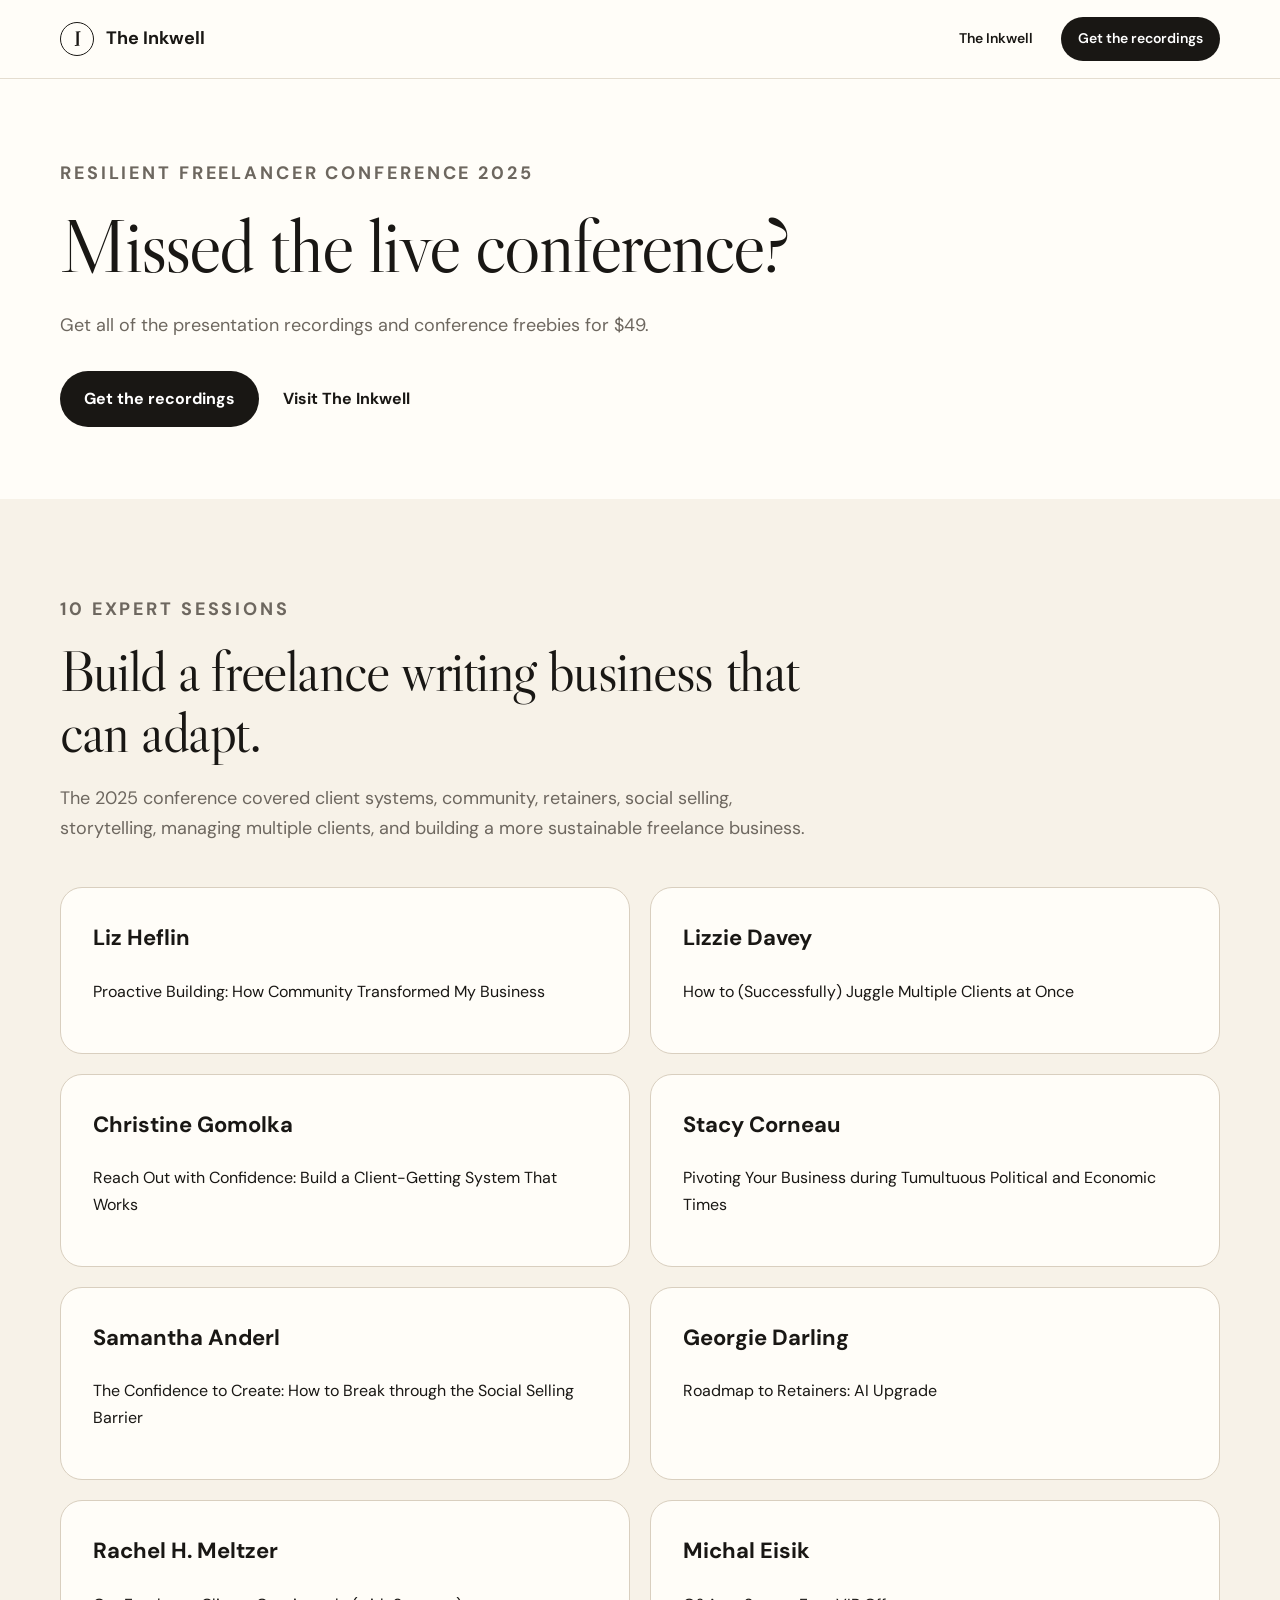
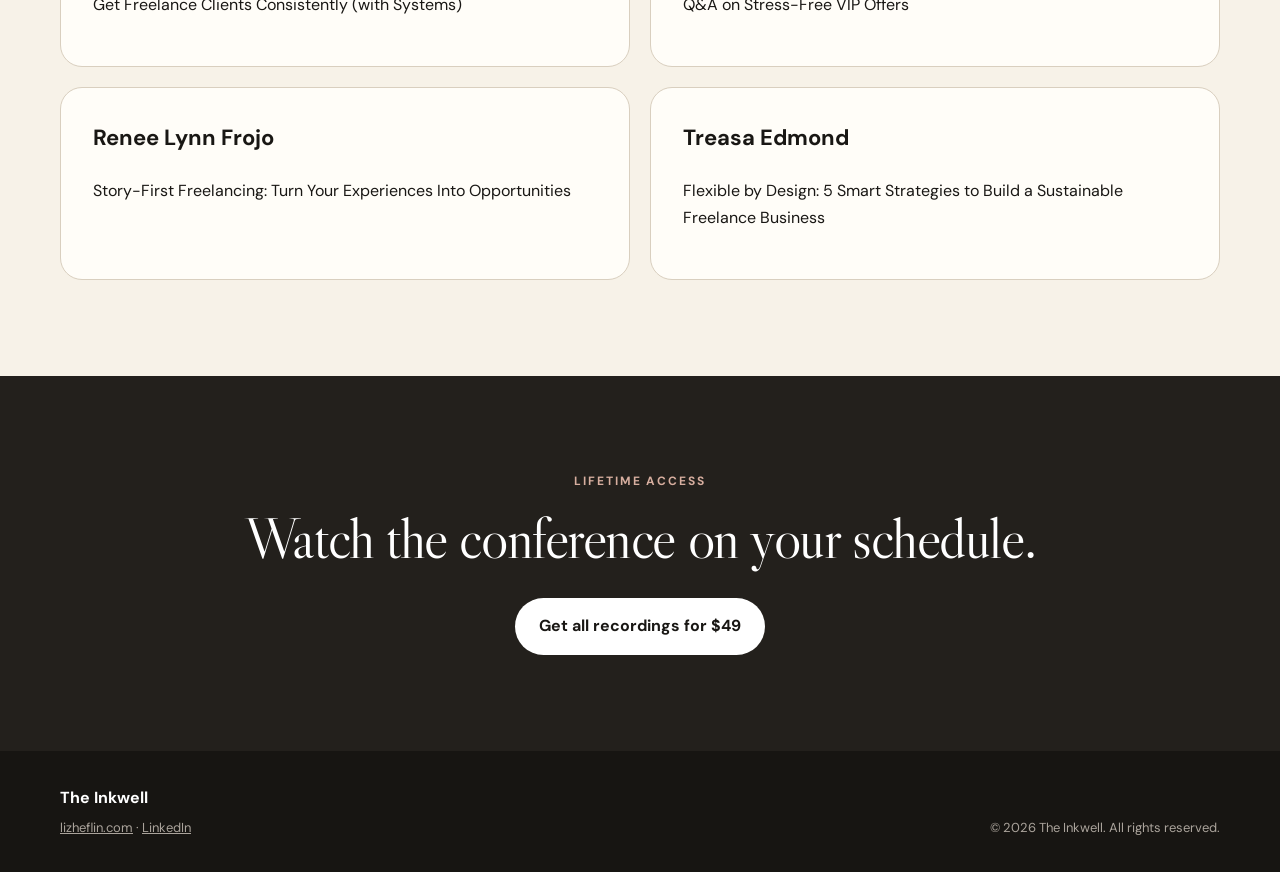
<file: resilient-freelancer-conference/index.html>
<!doctype html>
<html lang="en">
<head>
  <meta charset="utf-8" />
  <meta name="viewport" content="width=device-width, initial-scale=1" />
  <meta name="description" content="Resilient Freelancer Conference 2025 recordings from The Inkwell." />
  <title>Resilient Freelancer Conference 2025 | The Inkwell</title>
  <link rel="preconnect" href="https://fonts.googleapis.com">
  <link rel="preconnect" href="https://fonts.gstatic.com" crossorigin>
  <link href="https://fonts.googleapis.com/css2?family=DM+Sans:wght@400;500;600;700&family=Libre+Caslon+Display&display=swap" rel="stylesheet">
  <link rel="stylesheet" href="../styles.css" />
</head>
<body>
  <header class="site-header">
    <div class="container nav-wrap">
      <a class="brand" href="/" aria-label="The Inkwell home">
        <span class="brand-mark">I</span><span class="brand-text">The Inkwell</span>
      </a>
      <nav class="nav-links" aria-label="Primary navigation">
        <a href="/">The Inkwell</a>
        <a class="button button-small" href="https://hc0onswictziid5lak4q.app.clientclub.net/courses/offers/960042da-218d-4b55-b7c5-554ecded3964?preview=true" target="_blank" rel="noopener">Get the recordings</a>
      </nav>
    </div>
  </header>

  <main>
    <section class="hero section">
      <div class="container">
        <div class="section-heading narrow">
          <p class="eyebrow">Resilient Freelancer Conference 2025</p>
          <h1>Missed the live conference?</h1>
          <p class="hero-lede">Get all of the presentation recordings and conference freebies for $49.</p>
          <div class="hero-actions">
            <a class="button" href="https://hc0onswictziid5lak4q.app.clientclub.net/courses/offers/960042da-218d-4b55-b7c5-554ecded3964?preview=true" target="_blank" rel="noopener">Get the recordings</a>
            <a class="text-link" href="/">Visit The Inkwell</a>
          </div>
        </div>
      </div>
    </section>

    <section class="section section-soft">
      <div class="container">
        <div class="section-heading narrow">
          <p class="eyebrow">10 expert sessions</p>
          <h2>Build a freelance writing business that can adapt.</h2>
          <p>The 2025 conference covered client systems, community, retainers, social selling, storytelling, managing multiple clients, and building a more sustainable freelance business.</p>
        </div>
        <div class="inside-grid">
          <article class="inside-card"><h3>Liz Heflin</h3><p>Proactive Building: How Community Transformed My Business</p></article>
          <article class="inside-card"><h3>Lizzie Davey</h3><p>How to (Successfully) Juggle Multiple Clients at Once</p></article>
          <article class="inside-card"><h3>Christine Gomolka</h3><p>Reach Out with Confidence: Build a Client-Getting System That Works</p></article>
          <article class="inside-card"><h3>Stacy Corneau</h3><p>Pivoting Your Business during Tumultuous Political and Economic Times</p></article>
          <article class="inside-card"><h3>Samantha Anderl</h3><p>The Confidence to Create: How to Break through the Social Selling Barrier</p></article>
          <article class="inside-card"><h3>Georgie Darling</h3><p>Roadmap to Retainers: AI Upgrade</p></article>
          <article class="inside-card"><h3>Rachel H. Meltzer</h3><p>Get Freelance Clients Consistently (with Systems)</p></article>
          <article class="inside-card"><h3>Michal Eisik</h3><p>Q&amp;A on Stress-Free VIP Offers</p></article>
          <article class="inside-card"><h3>Renee Lynn Frojo</h3><p>Story-First Freelancing: Turn Your Experiences Into Opportunities</p></article>
          <article class="inside-card"><h3>Treasa Edmond</h3><p>Flexible by Design: 5 Smart Strategies to Build a Sustainable Freelance Business</p></article>
        </div>
      </div>
    </section>

    <section class="section closing-cta">
      <div class="container closing-inner">
        <p class="eyebrow light">Lifetime access</p>
        <h2>Watch the conference on your schedule.</h2>
        <a class="button button-light" href="https://hc0onswictziid5lak4q.app.clientclub.net/courses/offers/960042da-218d-4b55-b7c5-554ecded3964?preview=true" target="_blank" rel="noopener">Get all recordings for $49</a>
      </div>
    </section>
  </main>

  <footer class="site-footer">
    <div class="container footer-wrap">
      <div><strong>The Inkwell</strong><p><a href="/">lizheflin.com</a> · <a href="https://www.linkedin.com/in/liz-heflin/" target="_blank" rel="noopener">LinkedIn</a></p></div>
      <p>© 2026 The Inkwell. All rights reserved.</p>
    </div>
  </footer>
</body>
</html>
</file>
<file: styles.css>
:root{
  --ink:#191714; --paper:#f7f2e8; --paper-deep:#eee5d5; --white:#fffdf8;
  --accent:#8b4638; --muted:#6d675f; --line:#d9cfbf; --dark:#23201c;
  --shadow:0 18px 60px rgba(43,33,25,.10); --radius:22px; --sans:"DM Sans",sans-serif;
  --serif:"Libre Caslon Display",Georgia,serif;
}
*{box-sizing:border-box}html{scroll-behavior:smooth}body{margin:0;font-family:var(--sans);color:var(--ink);background:var(--white);line-height:1.65}
a{color:inherit}.container{width:min(1160px,calc(100% - 40px));margin:0 auto}.section{padding:96px 0}.section-soft{background:var(--paper)}
.site-header{position:sticky;top:0;z-index:20;background:rgba(255,253,248,.93);backdrop-filter:blur(14px);border-bottom:1px solid rgba(217,207,191,.7)}
.nav-wrap{min-height:78px;display:flex;align-items:center;justify-content:space-between}.brand{display:flex;align-items:center;gap:12px;text-decoration:none;font-weight:700}
.brand-mark{width:34px;height:34px;border:1px solid var(--ink);display:grid;place-items:center;border-radius:50%;font-family:var(--serif);font-size:20px}.brand-text{font-size:18px}
.nav-links{display:flex;align-items:center;gap:28px}.nav-links a{text-decoration:none;font-size:14px;font-weight:600}.menu-toggle{display:none;background:none;border:0;font:inherit;font-weight:700}
.button{display:inline-flex;align-items:center;justify-content:center;background:var(--ink);color:white;text-decoration:none;border-radius:999px;padding:15px 24px;font-weight:700;transition:.2s ease}
.button:hover{transform:translateY(-1px);opacity:.9}.button-small{padding:10px 17px}.button-full{width:100%}
.hero{padding-top:80px;overflow:hidden}.hero-grid{display:grid;grid-template-columns:1.05fr .95fr;gap:72px;align-items:center}
.eyebrow{text-transform:uppercase;letter-spacing:.16em;font-size:12px;font-weight:700;color:var(--accent);margin:0 0 16px}
h1,h2,h3{margin-top:0}h1,h2{font-family:var(--serif);font-weight:400;line-height:1.05;letter-spacing:-.025em}h1{font-size:clamp(52px,6vw,86px);margin-bottom:26px}h2{font-size:clamp(40px,4.5vw,62px);margin-bottom:22px}h3{font-size:22px}
.hero-lede{font-size:20px;color:var(--muted);max-width:690px}.hero-actions{display:flex;align-items:center;gap:24px;margin-top:30px}.text-link{font-weight:700;text-decoration:none}.microcopy{font-size:13px;color:var(--muted);margin-top:18px}
.hero-panel{position:relative;min-height:520px;background:var(--paper);border-radius:42px;padding:42px}.paper-card{background:white;border:1px solid var(--line);box-shadow:var(--shadow)}
.paper-card-main{padding:36px;max-width:390px;transform:rotate(-2deg)}.paper-kicker{font-size:12px;text-transform:uppercase;letter-spacing:.14em;color:var(--accent);font-weight:700}
.paper-card blockquote{font-family:var(--serif);font-size:38px;line-height:1.1;margin:28px 0}.paper-note{color:var(--muted)}
.paper-card-small{position:absolute;padding:19px 22px;border-radius:14px}.paper-card-small span{display:block;font-size:11px;text-transform:uppercase;letter-spacing:.13em;color:var(--muted)}.paper-card-small strong{font-size:15px}.card-a{right:28px;top:70px;transform:rotate(5deg)}.card-b{left:50px;bottom:48px;transform:rotate(3deg)}
.hero-seal{position:absolute;right:45px;bottom:70px;width:95px;height:95px;border:1px solid var(--accent);border-radius:50%;display:grid;place-items:center;text-align:center;color:var(--accent);font-size:12px;line-height:1.1;transform:rotate(-8deg)}.hero-seal strong{font-family:var(--serif);font-size:23px}
.section-heading{margin-bottom:44px}.section-heading.narrow{max-width:760px}.section-heading.center{text-align:center;margin-left:auto;margin-right:auto}.section-heading>p{color:var(--muted);font-size:18px}
.three-up{display:grid;grid-template-columns:repeat(3,1fr);gap:22px}.feature-card{background:var(--white);padding:32px;border:1px solid var(--line);border-radius:var(--radius)}
.feature-number{display:block;color:var(--accent);font-size:12px;letter-spacing:.13em;margin-bottom:32px}.feature-card p,.inside-card li,.platform-note p,.quote-card span,.about-copy p{color:var(--muted)}
.split-heading{display:grid;grid-template-columns:1.1fr .9fr;gap:80px;align-items:end}.inside-grid{display:grid;grid-template-columns:repeat(2,1fr);gap:20px}
.inside-card{padding:32px;border:1px solid var(--line);border-radius:var(--radius);background:var(--white)}.inside-card ul,.price-card ul{padding-left:20px;margin-bottom:0}
.platform-note{margin-top:24px;background:var(--paper);border-radius:var(--radius);padding:34px;display:grid;grid-template-columns:1fr 1fr;gap:50px}.platform-note h3{font-family:var(--serif);font-size:31px;font-weight:400;margin-bottom:0}
.section-dark,.closing-cta{background:var(--dark);color:white}.eyebrow.light{color:#d7ae9f}.testimonial-feature{max-width:900px}.testimonial-feature blockquote{font-family:var(--serif);font-size:clamp(37px,5vw,64px);line-height:1.1;margin:20px 0 30px}.quote-attribution{color:#c9c2b9}
.testimonial-grid{display:grid;grid-template-columns:repeat(3,1fr);gap:20px}.quote-card{padding:30px;border:1px solid var(--line);border-radius:var(--radius)}.quote-card p{font-family:var(--serif);font-size:27px;line-height:1.25;margin-top:0}.quote-card.emphasized{background:var(--paper)}
.about-grid{display:grid;grid-template-columns:.8fr 1.2fr;gap:75px;align-items:center}.portrait-placeholder{aspect-ratio:4/5;background:var(--paper-deep);display:flex;flex-direction:column;align-items:center;justify-content:center;border-radius:30px;border:1px solid var(--line)}
.portrait-placeholder span{font-family:var(--serif);font-size:88px}.portrait-placeholder small{text-transform:uppercase;letter-spacing:.13em;color:var(--muted)}.about-lede{font-size:22px!important;color:var(--ink)!important}
.pricing-section{background:#fbf8f1}.pricing-wrap{max-width:900px}.pricing-grid{display:grid;grid-template-columns:1fr 1fr;gap:24px}.price-card{position:relative;background:white;border:1px solid var(--line);border-radius:var(--radius);padding:34px}
.featured-price{border-color:var(--accent)}.price-badge{position:absolute;right:24px;top:24px;background:var(--accent);color:#fff;padding:6px 10px;border-radius:999px;font-size:11px;font-weight:700;text-transform:uppercase;letter-spacing:.08em}
.price-label{text-transform:uppercase;letter-spacing:.12em;font-size:12px;font-weight:700;color:var(--muted)}.price{font-family:var(--serif);font-size:68px;line-height:1;margin:20px 0}.price span{font-size:28px;vertical-align:top}.price small{font-family:var(--sans);font-size:14px;color:var(--muted)}
.price-card ul{min-height:120px}.price-card .button{margin-top:25px}.guarantee{text-align:center;color:var(--muted);margin-top:24px}
.faq-wrap{max-width:900px}.faq-list details{border-top:1px solid var(--line);padding:22px 0}.faq-list details:last-child{border-bottom:1px solid var(--line)}.faq-list summary{cursor:pointer;font-weight:700;font-size:18px}.faq-list p{color:var(--muted);max-width:760px}
.closing-inner{text-align:center;max-width:900px}.closing-inner h2{margin-bottom:30px}.button-light{background:white;color:var(--ink)}
.site-footer{padding:34px 0;background:#171512;color:white}.footer-wrap{display:flex;align-items:flex-end;justify-content:space-between;gap:20px}.footer-wrap p{color:#aaa39b;margin:6px 0 0;font-size:13px}
@media(max-width:900px){
  .hero-grid,.split-heading,.about-grid,.platform-note{grid-template-columns:1fr}.hero-grid{gap:45px}.hero-panel{min-height:470px}.three-up,.testimonial-grid{grid-template-columns:1fr}.inside-grid,.pricing-grid{grid-template-columns:1fr}.split-heading{gap:10px}
  .nav-links{position:absolute;top:78px;left:0;right:0;background:var(--white);padding:24px 20px 30px;display:none;flex-direction:column;align-items:flex-start;border-bottom:1px solid var(--line)}.nav-links.open{display:flex}.menu-toggle{display:block}.nav-links .button{width:100%}
}
@media(max-width:600px){
  .section{padding:70px 0}.container{width:min(100% - 28px,1160px)}h1{font-size:48px}.hero{padding-top:50px}.hero-actions{align-items:flex-start;flex-direction:column}
  .hero-panel{min-height:420px;padding:24px}.paper-card-main{padding:26px}.paper-card blockquote{font-size:30px}.card-a{right:12px;top:44px}.card-b{left:22px;bottom:28px}.hero-seal{right:24px;bottom:108px;width:75px;height:75px}
  .inside-card,.feature-card,.price-card{padding:25px}.platform-note{padding:25px}.testimonial-feature blockquote{font-size:40px}.footer-wrap{align-items:flex-start;flex-direction:column}
}
/* Member testimonials beside the signup decision */
.member-voices{max-width:780px;margin:54px auto 0;padding:34px 40px 28px;border:1px solid var(--line);border-radius:var(--radius);background:var(--white);text-align:center}
.member-voices h3{font-family:var(--serif);font-size:clamp(28px,3vw,38px);font-weight:400;margin-bottom:15px}
.member-carousel{display:grid;align-items:center;min-height:220px}
.member-slide{grid-area:1/1;opacity:0;visibility:hidden;transition:opacity .4s ease}
.member-slide.is-current{opacity:1;visibility:visible}
.member-slide blockquote{margin:0 auto 14px;max-width:650px;font-family:var(--serif);font-size:clamp(23px,2.8vw,33px);line-height:1.3}
.member-author{margin:0;font-size:14px;color:var(--muted);font-weight:600}
.member-controls{display:flex;gap:14px;align-items:center;justify-content:center}
.carousel-arrow{width:40px;height:40px;border:1px solid var(--line);border-radius:50%;background:var(--paper);color:var(--ink);cursor:pointer;font-size:18px}
.carousel-pause{background:none;border:0;text-decoration:underline;text-underline-offset:4px;color:var(--muted);cursor:pointer;font:inherit;font-size:13px}
.carousel-status{font-size:13px;color:var(--muted);min-width:46px}
.carousel-arrow:focus-visible,.carousel-pause:focus-visible{outline:3px solid var(--accent);outline-offset:3px}
@media(max-width:600px){.member-voices{padding:26px 18px;margin-top:40px}.member-carousel{min-height:270px}.member-controls{gap:10px}}
@media(prefers-reduced-motion:reduce){.member-slide{transition:none}}

/* Original Inkwell branding and Liz Heflin portrait */
.brand-logo{width:48px;height:48px;object-fit:contain;border-radius:50%;display:block;background:#f7f2e8}
.founder-photo{width:100%;aspect-ratio:4/5;display:block;object-fit:cover;object-position:center 28%;border-radius:30px;border:1px solid var(--line);background:var(--paper-deep)}
@media(max-width:600px){.brand-logo{width:42px;height:42px}}

/* Original testimonial images gallery */
.reviews-gallery{columns:3 280px;column-gap:20px}
.review-image{margin:0 0 20px;break-inside:avoid;border:1px solid var(--line);border-radius:16px;overflow:hidden;background:var(--white)}
.review-image img{width:100%;height:auto;display:block}
.review-image a:focus-visible{outline:3px solid var(--accent);outline-offset:-3px;display:block}
.review-nav{display:flex;align-items:center;gap:24px}
.more-reviews-link{text-align:center;margin:30px 0 0}
@media(max-width:600px){.reviews-gallery{columns:1}.review-nav{gap:10px}.review-nav .text-link{font-size:13px}}


/* Liz voice refresh */
.hero-support{font-size:17px;color:var(--muted);max-width:680px;margin-top:18px}
.voice-section{align-items:start}
.voice-copy{font-size:17px;color:var(--muted)}
.voice-copy .lead-line{font-family:var(--serif);font-size:30px;line-height:1.2;color:var(--ink);margin-top:0}
.community-benefits{margin-top:46px;padding:34px;border:1px solid var(--line);border-radius:var(--radius);background:var(--white)}
.benefits-intro{margin-top:0;font-weight:700}
.check-list{list-style:none;padding:0;margin:22px 0 0;display:grid;gap:13px}
.check-list li{position:relative;padding-left:31px;color:var(--ink)}
.check-list li::before{content:"✓";position:absolute;left:0;top:0;color:var(--accent);font-weight:700}
.check-list li span{color:var(--muted)}
.check-list-grid{grid-template-columns:repeat(2,minmax(0,1fr));column-gap:42px}
.inline-testimonial{max-width:850px;margin:48px auto 0;padding:30px 34px;border-left:3px solid var(--accent);background:rgba(255,253,248,.72)}
.inline-testimonial blockquote{font-family:var(--serif);font-size:30px;line-height:1.25;margin:0 0 14px}
.inline-testimonial p{margin:0;color:var(--muted);font-weight:600}
.compact-list{margin:10px 0 24px}
.about-question{font-size:20px;color:var(--ink)!important}
.unlock-box,.guarantee-box{margin:34px auto 0;padding:32px 36px;border:1px solid var(--line);border-radius:var(--radius);background:var(--white)}
.guarantee-box{background:var(--paper)}
.guarantee-box h3{font-family:var(--serif);font-size:34px;font-weight:400;margin-bottom:12px}
.guarantee-box p{color:var(--muted)}
.carousel-intro{margin:-4px auto 18px;max-width:580px;color:var(--muted)}
@media(max-width:700px){
  .check-list-grid{grid-template-columns:1fr}
  .community-benefits,.unlock-box,.guarantee-box{padding:25px}
  .inline-testimonial{padding:26px 24px}
  .voice-copy .lead-line{font-size:26px}
}


/* Liz intro video */
.liz-video-block{
  width:min(960px,calc(100% - 40px));
  margin:72px auto 0;
  padding-top:54px;
  border-top:1px solid var(--line);
  display:grid;
  grid-template-columns:.72fr 1.28fr;
  gap:42px;
  align-items:center;
}
.liz-video-copy h3{
  font-family:var(--serif);
  font-size:clamp(30px,3.2vw,44px);
  font-weight:400;
  line-height:1.08;
  margin-bottom:14px;
}
.liz-video-copy p:last-child{
  color:var(--muted);
  margin-bottom:0;
}
.liz-video-frame{
  position:relative;
  width:100%;
  aspect-ratio:16/9;
  overflow:hidden;
  border-radius:var(--radius);
  background:var(--dark);
  box-shadow:var(--shadow);
  border:1px solid var(--line);
}
.liz-video-frame iframe{
  position:absolute;
  inset:0;
  width:100%;
  height:100%;
  border:0;
}
@media(max-width:900px){
  .liz-video-block{
    width:min(760px,calc(100% - 40px));
    grid-template-columns:1fr;
    gap:28px;
    margin:56px auto 0;
    padding-top:42px;
  }
}

@media(max-width:600px){.liz-video-block{width:calc(100% - 28px);}}


/* Tight video placement + testimonial portraits */
.hero{padding-bottom:28px}
.video-intro-section{padding:0 0 34px}
.video-intro-section .liz-video-block{
  margin:0 auto;
  padding-top:0;
  border-top:0;
}
.quote-person{display:flex;align-items:center;gap:12px}
.quote-person img{
  width:52px;height:52px;flex:0 0 52px;object-fit:cover;border-radius:50%;
  border:2px solid rgba(139,70,56,.18);
}
.quote-person p{margin:0}
.compact-person{margin-top:12px}
.compact-person img{width:42px;height:42px;flex-basis:42px}
.quote-person-dark img{border-color:rgba(255,255,255,.35)}
.quote-person-center{justify-content:center;margin-top:18px}
.review-image-with-person{padding-top:0}
.review-person{
  display:flex;align-items:center;gap:10px;padding:13px 14px;
  border-bottom:1px solid var(--line);font-size:13px;font-weight:700;
}
.review-person img{
  width:42px!important;height:42px!important;object-fit:cover;border-radius:50%;
  flex:0 0 42px;
}
@media(max-width:900px){
  .hero{padding-bottom:20px}
  .video-intro-section{padding-bottom:28px}
  .video-intro-section .liz-video-block{margin:0 auto;padding-top:0}
}
@media(max-width:600px){
  .hero{padding-bottom:16px}
  .video-intro-section{padding-bottom:24px}
}


/* Freelance writing resources page */
.resource-page-hero{
  padding:88px 0 76px;
  background:var(--white);
}
.resource-hero-inner{
  max-width:900px;
  text-align:center;
}
.resource-page-hero h1{
  font-size:clamp(54px,7vw,92px);
  margin-bottom:24px;
}
.resource-hero-question{
  max-width:760px;
  margin:0 auto;
  font-family:var(--serif);
  font-size:clamp(25px,3vw,36px);
  line-height:1.25;
}
.resource-hero-answer{
  margin:16px auto 0;
  color:var(--muted);
  font-size:18px;
}
.resource-list-section{padding-top:74px}
.resource-grid{
  display:grid;
  grid-template-columns:repeat(2,minmax(0,1fr));
  gap:22px;
}
.resource-card{
  min-height:330px;
  padding:34px;
  border:1px solid var(--line);
  border-radius:var(--radius);
  background:var(--white);
  display:flex;
  flex-direction:column;
}
.resource-card-featured{
  grid-column:1 / -1;
  min-height:0;
  background:var(--dark);
  color:white;
  border-color:var(--dark);
}
.resource-card-topline{
  min-height:28px;
  margin-bottom:34px;
  display:flex;
  align-items:center;
  justify-content:space-between;
  gap:16px;
}
.resource-number{
  font-size:12px;
  letter-spacing:.14em;
  color:var(--accent);
  font-weight:700;
}
.resource-card-featured .resource-number{color:#d7ae9f}
.resource-tag{
  padding:6px 11px;
  border-radius:999px;
  background:rgba(255,255,255,.11);
  color:#f3dfd6;
  font-size:11px;
  font-weight:700;
  letter-spacing:.08em;
  text-transform:uppercase;
}
.resource-card h2{
  font-size:clamp(31px,3.2vw,44px);
  margin-bottom:18px;
}
.resource-card p{
  margin:0 0 28px;
  color:var(--muted);
  font-size:16px;
}
.resource-card-featured p{color:#d0c8bf;max-width:800px}
.resource-link{
  margin-top:auto;
  width:max-content;
  max-width:100%;
  color:var(--ink);
  text-decoration:none;
  font-weight:700;
  border-bottom:1px solid currentColor;
  padding-bottom:3px;
}
.resource-card-featured .resource-link{color:white}
.resource-link span{
  display:inline-block;
  margin-left:5px;
  transition:transform .2s ease;
}
.resource-link:hover span{transform:translateX(4px)}
@media(max-width:800px){
  .resource-page-hero{padding:70px 0 58px}
  .resource-grid{grid-template-columns:1fr}
  .resource-card-featured{grid-column:auto}
}
@media(max-width:600px){
  .resource-page-hero{padding:54px 0 48px}
  .resource-page-hero h1{font-size:49px}
  .resource-card{min-height:0;padding:26px}
  .resource-card-topline{margin-bottom:24px}
  .resource-list-section{padding-top:52px}
}
</file>
